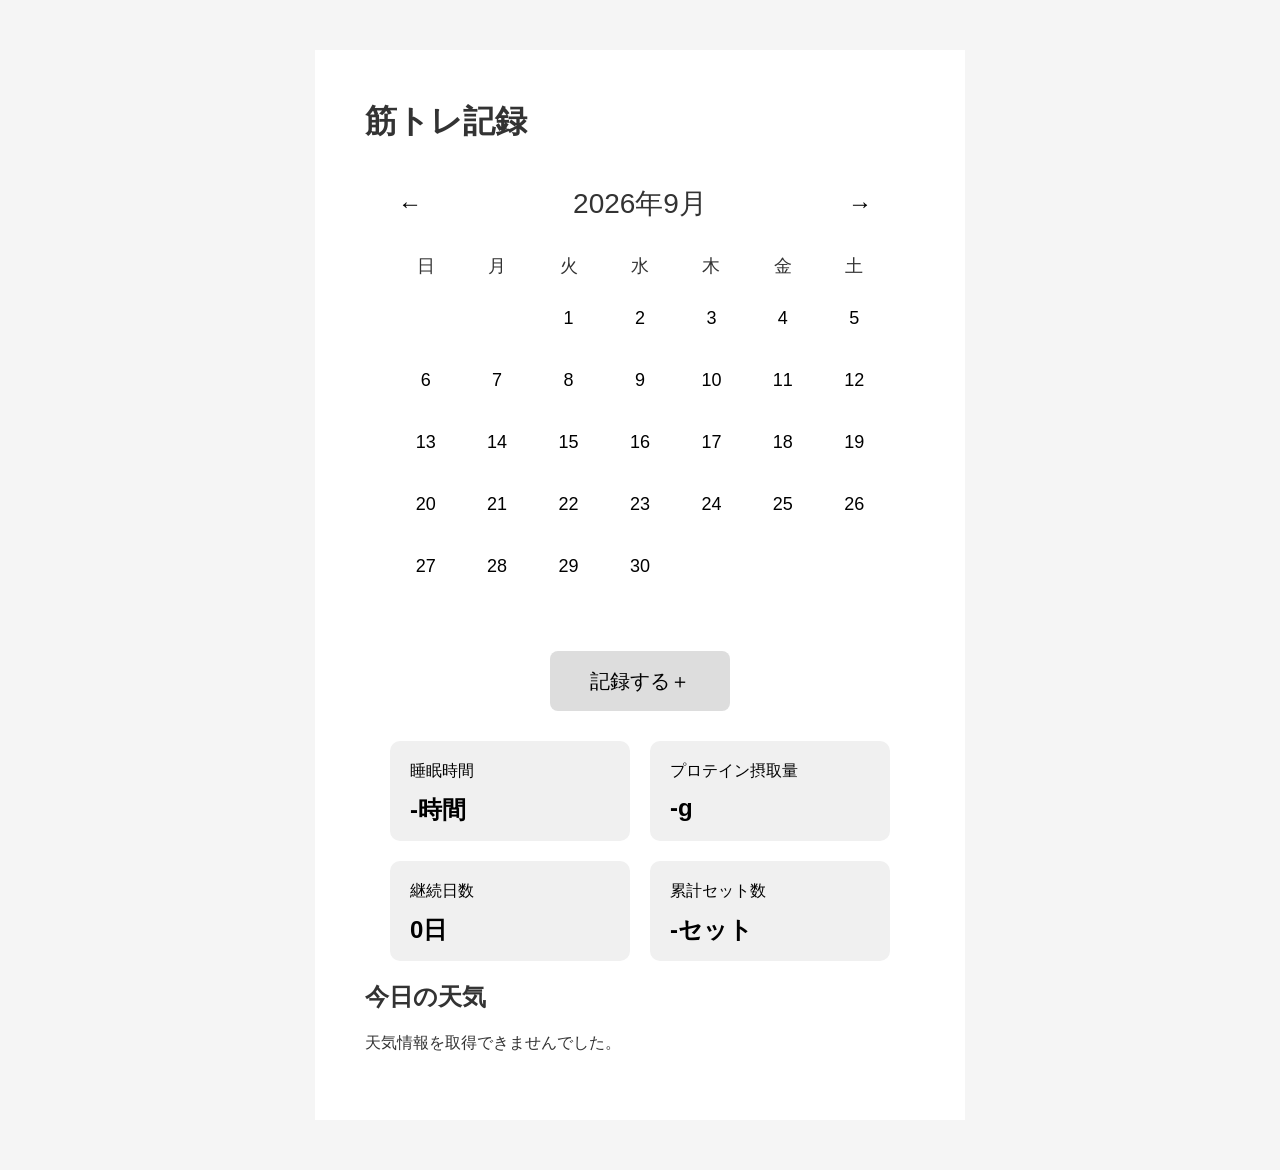
<file: index.html>
<!DOCTYPE html>
<html lang="ja">
<head>
    <meta charset="UTF-8">
    <meta name="viewport" content="width=device-width, initial-scale=1.0">
    <title>筋トレ記録</title>
    <link rel="stylesheet" href="style.css">
</head>
<body>
<main class="container">
    <h1>筋トレ記録</h1>
    <!-- カレンダー -->
    <section id="calendar"></section>
    <!-- 記録ボタン -->
    <button id="record-button">
        記録する＋
    </button>
    <!-- 統計情報 -->
    <section class="stats">

    <button class="card" id="sleep">
        <span class="card-title">睡眠時間</span>
        <span class="card-value">-時間</span>
    </button>

    <button class="card" id="protein">
        <span class="card-title">プロテイン摂取量</span>
        <span class="card-value">-g</span>
    </button>

    <button class="card" id="streak">
        <span class="card-title">継続日数</span>
        <span class="card-value">0日</span>
    </button>

    <button class="card" id="sets">
        <span class="card-title">累計セット数</span>
        <span class="card-value">-セット</span>
    </button>

</section>
</main>
<script src="script.js"></script>
<script src="weather.js"></script>
</body>
</html>
</file>
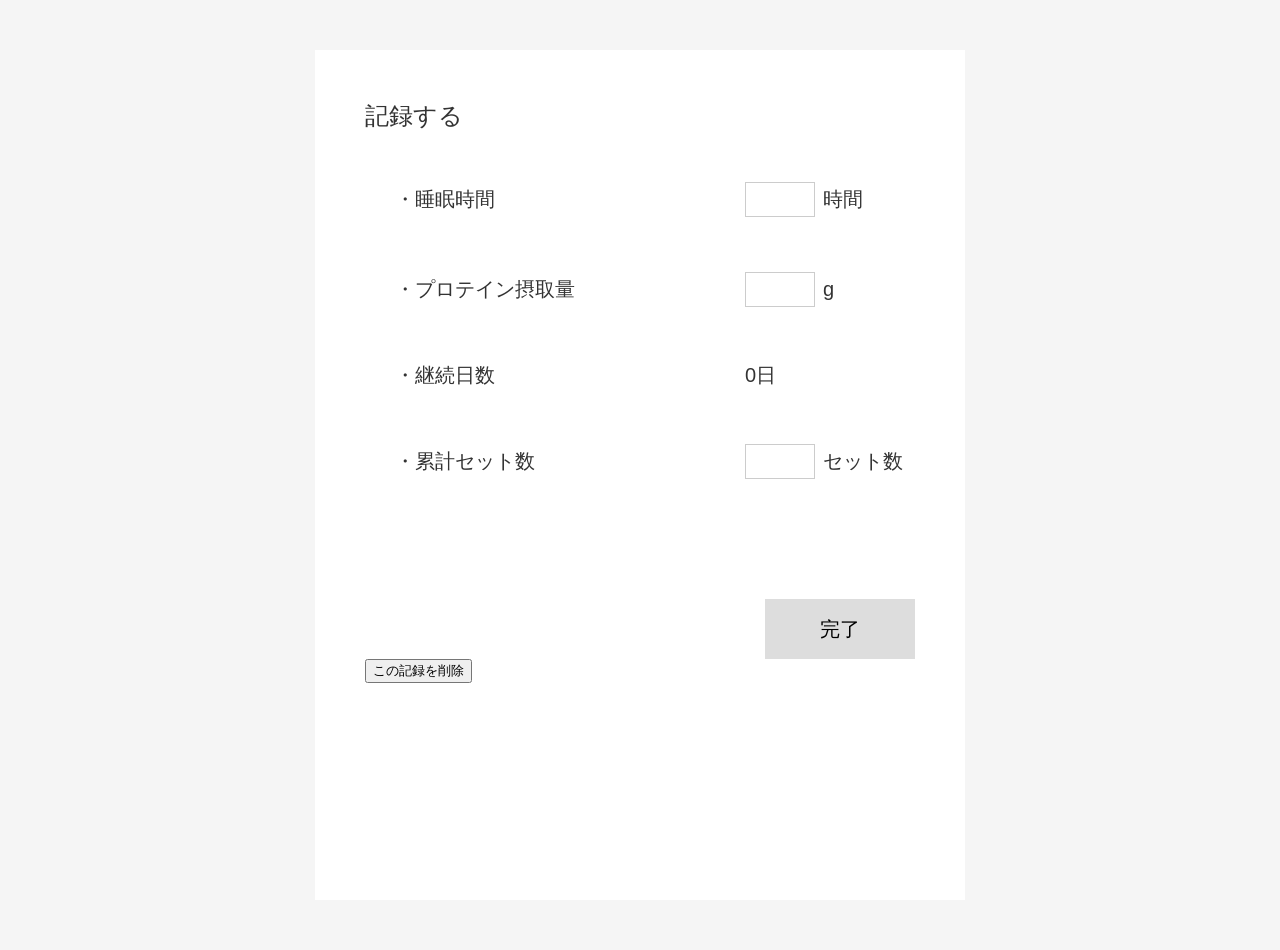
<file: record.html>
<!DOCTYPE html>
<html lang="ja">

<head>
    <meta charset="UTF-8">
    <meta name="viewport" content="width=device-width, initial-scale=1.0">
    <title>記録する</title>

    <link rel="stylesheet" href="record.css">
</head>

<body>

    <main class="container">

        <h1>記録する</h1>

        <section class="record-list">

            <!-- 睡眠時間 -->
            <div class="record-item">
                <span class="record-name">・睡眠時間</span>

                <div class="record-input">
                    <input
                        type="number"
                        id="sleep-input"
                        min="0"
                        step="0.1"
                    >
                    <span>時間</span>
                </div>
            </div>


            <!-- プロテイン -->
            <div class="record-item">
                <span class="record-name">・プロテイン摂取量</span>

                <div class="record-input">
                    <input
                        type="number"
                        id="protein-input"
                        min="0"
                    >
                    <span>g</span>
                </div>
            </div>


            <!-- 継続日数 -->
            <div class="record-item">
                <span class="record-name">・継続日数</span>

                <span
                    class="record-value"
                    id="streak-value"
                >
                    0日
                </span>
            </div>


            <!-- 累計セット数 -->
            <div class="record-item">
                <span class="record-name">・累計セット数</span>

                <div class="record-input">
                    <input
                        type="number"
                        id="sets-input"
                        min="0"
                    >
                    <span>セット数</span>
                </div>
            </div>

        </section>


        <!-- ボタン -->
<!-- ボタン -->
<button id="complete-button">
    完了
</button>

<button id="delete-button">
    この記録を削除
</button>

    </main>

    <script src="record.js"></script>

</body>

</html>
</file>
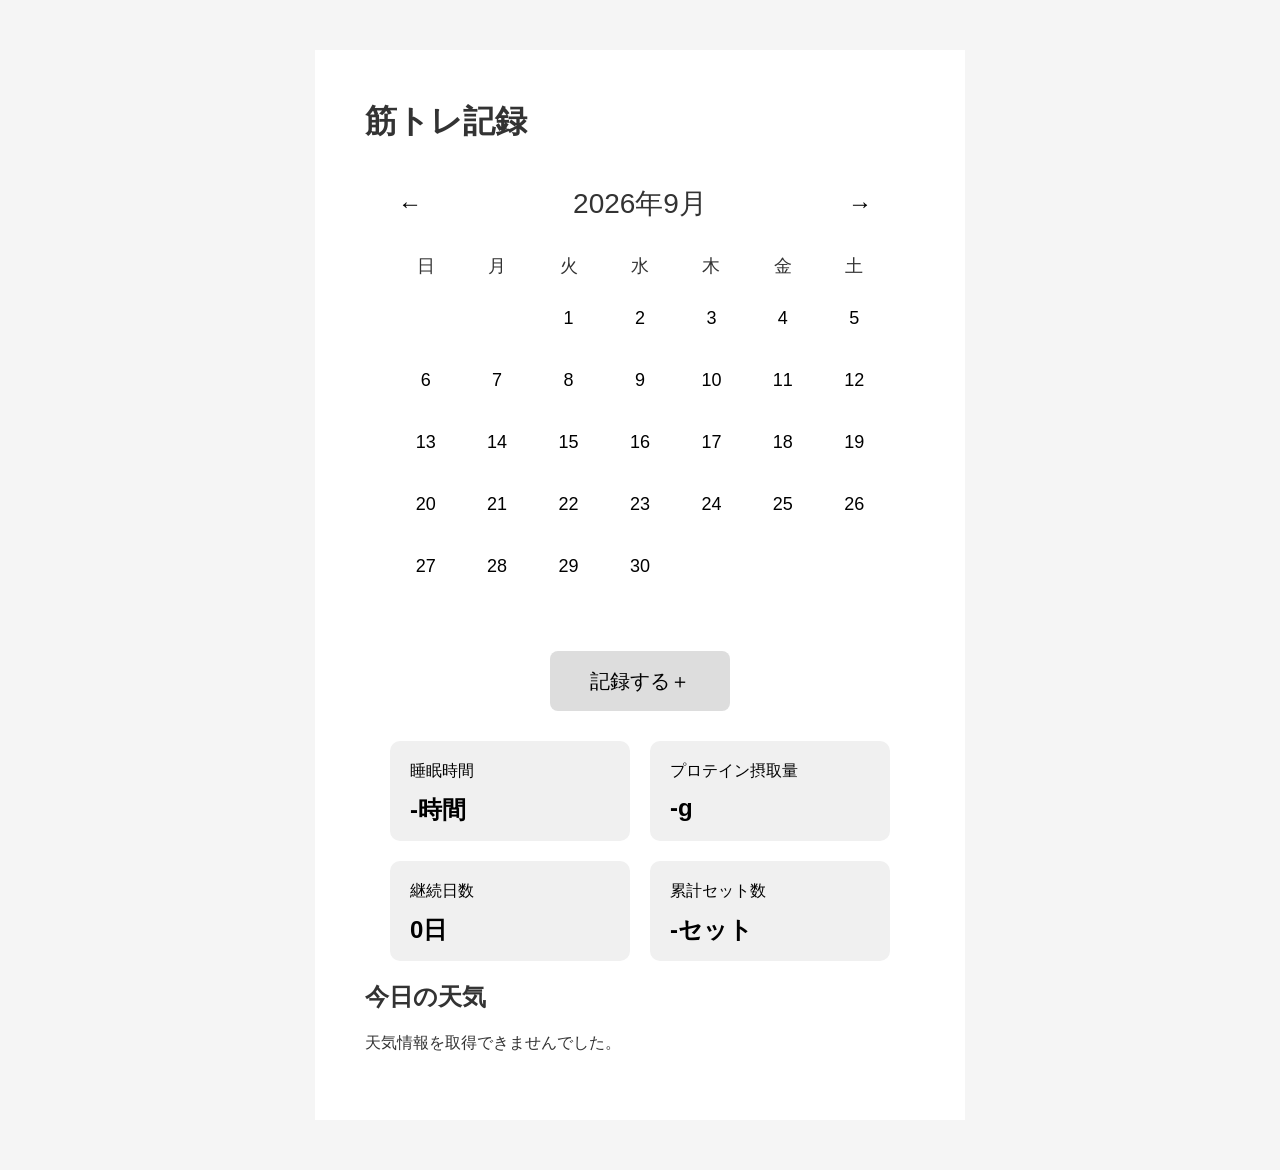
<file: view.html>
<!DOCTYPE html>
<html lang="ja">

<head>
    <meta charset="UTF-8">
    <meta name="viewport" content="width=device-width, initial-scale=1.0">

    <title>記録を見る</title>

    <link rel="stylesheet" href="record.css">
</head>

<body>

    <main class="container">

        <h1 id="date-title">記録</h1>

        <div>
            <p>
                ・睡眠時間：
                <span id="sleep-value"></span>
                時間
            </p>

            <p>
                ・プロテイン摂取量：
                <span id="protein-value"></span>
                g
            </p>

            <p>
                ・継続日数：
                <span id="streak-value"></span>
            </p>

            <p>
                ・累計セット数：
                <span id="sets-value"></span>
                セット
            </p>
        </div>

        <button id="edit-button">
            編集する
        </button>

        <button id="delete-button">
            この記録を削除
        </button>

        <button id="back-button">
            戻る
        </button>

    </main>

    <script src="view.js"></script>

</body>

</html>
</file>
<file: style.css>
body {
    margin: 0;
    background-color: #f5f5f5;
    font-family: sans-serif;
    color: #333;
}

.container {
    width: 650px;
    min-height: 850px;
    margin: 50px auto;
    padding: 50px;
    background-color: white;
    box-sizing: border-box;
}


/* ====================
   タイトル
   ==================== */

h1 {
    margin: 0 0 40px;
    font-size: 32px;
}


/* ====================
   カレンダー
   ==================== */

#calendar {
    width: 500px;
    margin: 0 auto 60px;
}


/* 月・矢印 */

.calendar-header {
    display: grid;
    grid-template-columns: 50px 1fr 50px;
    align-items: center;
    margin-bottom: 30px;
}

.calendar-title {
    text-align: center;
    font-size: 28px;
}

.calendar-header button {
    width: 40px;
    height: 40px;
    border: none;
    background-color: transparent;
    font-size: 24px;
    cursor: pointer;
}


/* 曜日 */

.week {
    display: grid;
    grid-template-columns: repeat(7, 1fr);
    text-align: center;
    margin-bottom: 15px;
}

.week div {
    font-size: 18px;
}


/* 日付 */

.days {
    display: grid;
    grid-template-columns: repeat(7, 1fr);
    row-gap: 12px;
}

.day {
    width: 50px;
    height: 50px;
    margin: 0 auto;

    border: none;
    background-color: transparent;

    font-size: 18px;
    cursor: pointer;
}


/* 今日 */

.day.today {
    background-color: #fff2a8;
    border-radius: 50%;
    font-weight: bold;
}


/* 記録した日 */

.day.recorded {
    font-size: 15px;
}


/* ====================
   記録するボタン
   ==================== */

#record-button {
    display: block;

    width: 180px;
    height: 60px;

    margin: 0 auto 30px;

    border: none;
    border-radius: 8px;

    background-color: #ddd;

    font-size: 20px;
    cursor: pointer;
}

#record-button:hover {
    background-color: #ccc;
}


/* ====================
   統計カード
   ==================== */

.stats {
    display: grid;

    grid-template-columns: 1fr 1fr;

    gap: 20px;

    width: 500px;
    margin: 0 auto;
}


.card {
    height: 100px;

    padding: 20px;

    border: none;
    border-radius: 10px;

    background-color: #f0f0f0;

    text-align: left;

    cursor: pointer;
}


.card:hover {
    background-color: #e5e5e5;
}


.card-title {
    display: block;

    margin-bottom: 12px;

    font-size: 16px;
}


.card-value {
    display: block;

    font-size: 24px;
    font-weight: bold;
}
/* ====================
   ボタンを押したとき
   ==================== */

button {
    transition: transform 0.1s;
}

button:active {
    transform: scale(0.95);
}
#record-button {
    transition: transform 0.1s, background-color 0.1s;
}

#record-button:active {
    transform: scale(0.95);
    background-color: #bbb;
}
</file>
<file: record.css>
body {
    margin: 0;
    background-color: #f5f5f5;
    font-family: sans-serif;
    color: #333;
}

.container {
    width: 650px;
    min-height: 850px;
    margin: 50px auto;
    padding: 50px;
    background-color: white;
    box-sizing: border-box;
}


h1 {
    margin: 0 0 50px;

    font-size: 24px;
    font-weight: normal;
}

.record-list {
    width: 500px;
    margin-left: 30px;
}

.record-item {
    display: flex;
    justify-content: space-between;
    align-items: center;

    margin-bottom: 55px;

    font-size: 20px;
}

.record-name {
    white-space: nowrap;
}


/* ====================
   入力欄
   ==================== */

.record-input {
    display: flex;
    align-items: center;
    gap: 8px;

    width: 150px;
}

.record-input input {
    width: 70px;
    height: 35px;

    padding: 0 5px;

    border: 1px solid #ccc;
    box-sizing: border-box;

    font-size: 18px;
    text-align: right;
}

.record-input span {
    white-space: nowrap;
}


/* ====================
   自動計算される値
   ==================== */

.record-value {
    width: 150px;
}


/* ====================
   完了ボタン
   ==================== */

#complete-button {
    display: block;

    width: 150px;
    height: 60px;

    margin-top: 120px;
    margin-left: auto;

    border: none;
    background-color: #ddd;

    font-size: 20px;
    cursor: pointer;
}

#complete-button:hover {
    background-color: #ccc;
}
</file>
